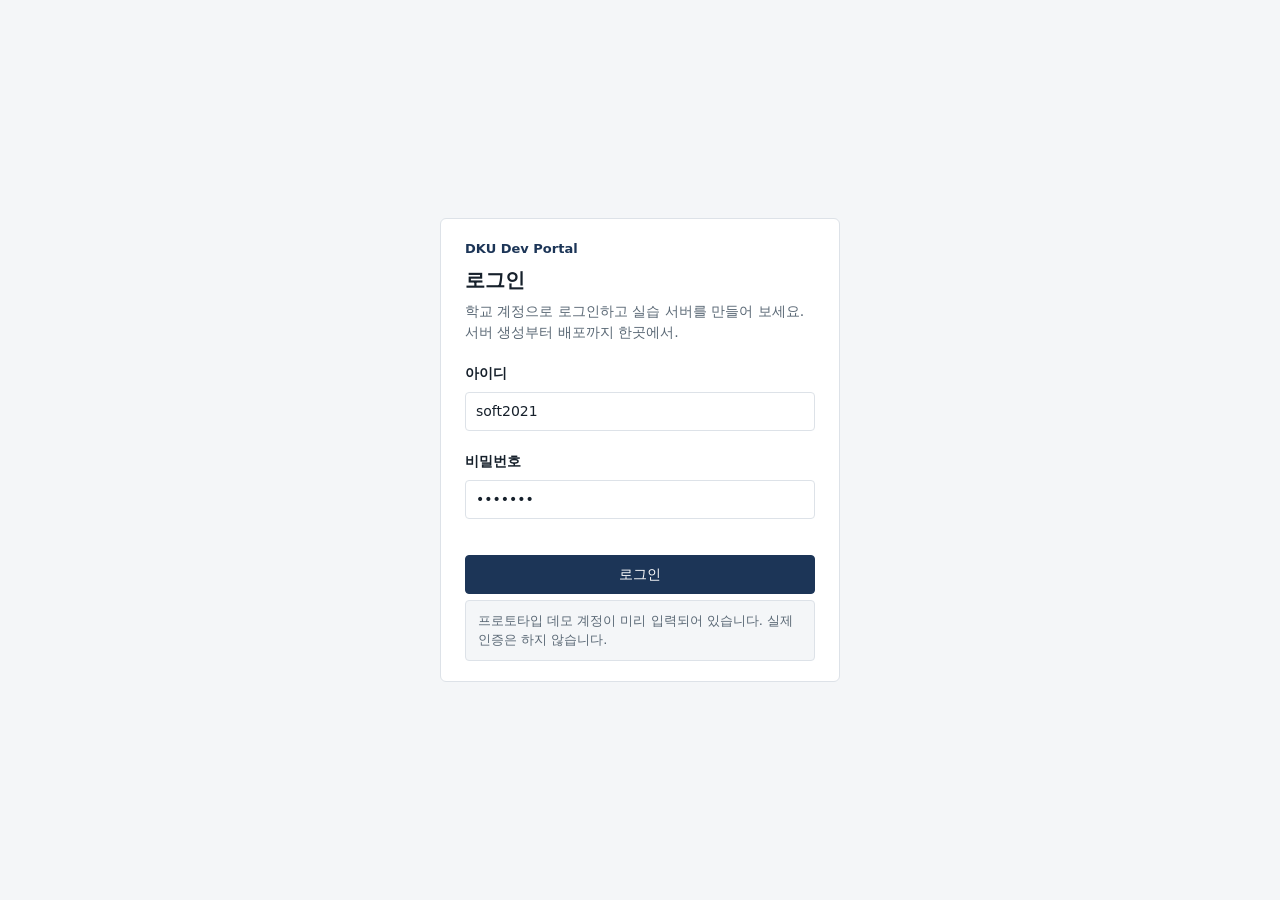
<file: index.html>
<!DOCTYPE html>
<html lang="ko">
<head>
  <meta charset="UTF-8">
  <meta name="viewport" content="width=device-width, initial-scale=1">
  <title>Home - DKU Dev Portal</title>
  <link rel="icon" href="data:,">
  <link rel="stylesheet" href="assets/styles.css">
</head>
<body data-page="home">
<div class="shell">
  <aside class="sidebar">
    <div class="sidebar__brand">DKU Dev Portal</div>
    <nav class="sidebar__nav" aria-label="주 메뉴">
      <a class="sidebar__link" data-nav="home" href="index.html">
        <svg viewBox="0 0 16 16" fill="none" stroke="currentColor" stroke-width="1.5" aria-hidden="true"><path d="M2 7.5L8 2.5l6 5M3.5 6.5V13.5h9V6.5"/></svg>
        Home
      </a>
      <a class="sidebar__link" data-nav="dashboard" href="dashboard.html">
        <svg viewBox="0 0 16 16" fill="none" stroke="currentColor" stroke-width="1.5" aria-hidden="true"><rect x="2" y="2" width="5" height="5"/><rect x="9" y="2" width="5" height="5"/><rect x="2" y="9" width="5" height="5"/><rect x="9" y="9" width="5" height="5"/></svg>
        Dashboard
      </a>
      <a class="sidebar__link" data-nav="history" href="history.html">
        <svg viewBox="0 0 16 16" fill="none" stroke="currentColor" stroke-width="1.5" aria-hidden="true"><circle cx="8" cy="8" r="6"/><path d="M8 4.5V8l2.5 1.5"/></svg>
        History
      </a>
      <a class="sidebar__link" data-nav="guided" href="survey.html">
        <svg viewBox="0 0 16 16" fill="none" stroke="currentColor" stroke-width="1.5" aria-hidden="true"><path d="M3 4h10M3 8h10M3 12h6"/></svg>
        Guided Setup
      </a>
      <a class="sidebar__link" data-nav="new" href="builder.html">
        <svg viewBox="0 0 16 16" fill="none" stroke="currentColor" stroke-width="1.5" aria-hidden="true"><path d="M8 2v12M2 8h12"/></svg>
        New Env
      </a>
      <a class="sidebar__link" data-nav="mypage" href="mypage.html">
        <svg viewBox="0 0 16 16" fill="none" stroke="currentColor" stroke-width="1.5" aria-hidden="true"><circle cx="8" cy="5.5" r="2.5"/><path d="M3 13.5c.6-2.6 2.6-4 5-4s4.4 1.4 5 4"/></svg>
        My Page
      </a>
      <a class="sidebar__link" data-nav="help" href="help.html">
        <svg viewBox="0 0 16 16" fill="none" stroke="currentColor" stroke-width="1.5" aria-hidden="true"><circle cx="8" cy="8" r="6"/><path d="M6.3 6.2c.2-1 1-1.5 1.8-1.5 1 0 1.7.6 1.7 1.4 0 1.2-1.7 1.3-1.7 2.6M8 11.2v.1"/></svg>
        Help
      </a>
    </nav>
    <div class="quota" id="quota-widget"></div>
  </aside>

  <div class="content">
    <header class="topbar"><span>서버 생성부터 배포까지 한곳에서</span><div class="topbar__user" id="topbar-user"></div></header>
    <main class="main">
      <div class="banner" id="home-banner" hidden style="margin-bottom:20px"></div>

      <section class="hero">
        <h1 id="home-hello">안녕하세요</h1>
        <p>실습에 필요한 서버를 몇 분 만에 만들 수 있습니다. 어렵지 않아요, 아래 세 단계면 됩니다.</p>
        <div class="flow" aria-label="진행 단계">
          <span class="flow__item"><span class="flow__num">1</span>고르기</span><span class="flow__arrow">&rarr;</span>
          <span class="flow__item"><span class="flow__num">2</span>확인하고 이름 정하기</span><span class="flow__arrow">&rarr;</span>
          <span class="flow__item"><span class="flow__num">3</span>접속해서 사용</span>
        </div>
      </section>

      <section class="card onboard" id="home-onboard" hidden></section>

      <div class="section-head">
        <h2>바로 시작하기</h2>
        <p>가장 흔한 세 가지입니다. 고르면 확인 화면으로 이동하고, 거기서 이름과 구성을 바꿀 수 있습니다.</p>
      </div>
      <div class="preset-grid" id="preset-list"></div>

      <div class="section-head">
        <h2>내게 맞는 구성을 찾고 싶다면</h2>
      </div>
      <div class="path-grid">
        <a class="card path-card" href="survey.html">
          <div class="path-card__title">잘 모르겠어요, 질문으로 추천받기</div>
          <div class="path-card__desc">질문 5개에 답하면 알맞은 구성을 추천합니다. 답할 때마다 서버가 만들어지는 모습을 미리 볼 수 있어요.</div>
          <div class="path-card__go">시작하기 &rarr;</div>
        </a>
        <a class="card path-card" href="builder.html">
          <div class="path-card__title">직접 설정할래요</div>
          <div class="path-card__desc">운영체제, 사양, 함께 설치할 도구, 사용 기간을 직접 고릅니다. 서버를 만들어 본 적이 있다면 이쪽이 빠릅니다.</div>
          <div class="path-card__go">직접 설정하기 &rarr;</div>
        </a>
      </div>

      <div id="home-templates" hidden>
        <div class="section-head">
          <h2>저장한 템플릿</h2>
          <p>이전에 저장해 둔 구성으로 바로 시작합니다.</p>
        </div>
        <div class="strip__list" id="home-template-list"></div>
      </div>

      <div class="section-head">
        <h2>내 서버</h2>
      </div>
      <div class="card mini" id="home-summary"></div>
      <div class="card mini tipcard" id="home-tip" hidden></div>
    </main>
  </div>
</div>

<script src="assets/catalog.js"></script>
<script src="assets/state.js"></script>
<script src="assets/app.js"></script>
</body>
</html>
</file>
<file: assets/styles.css>
:root {
  --navy-900: #0F1B2D;   /* 사이드바 배경 */
  --navy-700: #1C3557;   /* 기본 버튼, 활성 메뉴 */
  --navy-400: #4A6B99;   /* 링크, 포커스 링 */
  --grey-100: #F4F6F8;   /* 페이지 배경 */
  --grey-300: #DDE2E8;   /* 테두리 */
  --grey-600: #5A6875;   /* 보조 텍스트 */
  --ink:      #16202B;
  --ok:       #1F8A56;
  --warn:     #B45309;
  --danger:   #B32D28;
  --surface:  #FFFFFF;

  --font-sans: system-ui, -apple-system, 'Malgun Gothic', sans-serif;
  --font-mono: ui-monospace, Consolas, monospace;
}

*, *::before, *::after { box-sizing: border-box; }

html { -webkit-text-size-adjust: 100%; }

body {
  margin: 0;
  font-family: var(--font-sans);
  font-size: 14px;
  line-height: 1.5;
  color: var(--ink);
  background: var(--grey-100);
}

h1, h2, h3, p { margin: 0; }

a { color: var(--navy-400); }

.mono { font-family: var(--font-mono); }

:focus-visible {
  outline: 2px solid var(--navy-400);
  outline-offset: 2px;
}

/* ---------- 공통 레이아웃 ---------- */

.shell {
  display: grid;
  grid-template-columns: 240px 1fr;
  min-height: 100vh;
}

.sidebar {
  background: var(--navy-900);
  color: #C9D3E0;
  display: flex;
  flex-direction: column;
  padding: 20px 12px;
  position: sticky;
  top: 0;
  height: 100vh;
}

.sidebar__brand {
  padding: 4px 12px 20px;
  font-weight: 600;
  font-size: 15px;
  color: #fff;
}

.sidebar__nav {
  display: flex;
  flex-direction: column;
  gap: 2px;
}

.sidebar__link {
  display: flex;
  align-items: center;
  gap: 10px;
  padding: 8px 12px;
  border-radius: 4px;
  color: #C9D3E0;
  text-decoration: none;
  transition: background 0.15s, color 0.15s;
}

.sidebar__link:hover { background: rgba(255, 255, 255, 0.06); color: #fff; }
.sidebar__link svg { width: 16px; height: 16px; flex: none; }

.sidebar__link:focus-visible { outline-color: #fff; }

/* 현재 페이지 강조: body[data-page] 기준 */
body[data-page="home"]      .sidebar__link[data-nav="home"],
body[data-page="dashboard"] .sidebar__link[data-nav="dashboard"],
body[data-page="history"]   .sidebar__link[data-nav="history"],
body[data-page="help"]      .sidebar__link[data-nav="help"],
body[data-page="created"]   .sidebar__link[data-nav="dashboard"],
body[data-page="survey"]    .sidebar__link[data-nav="guided"],
body[data-page="result"]    .sidebar__link[data-nav="guided"],
body[data-page="builder"]   .sidebar__link[data-nav="new"],
body[data-page="error"]     .sidebar__link[data-nav="new"],
body[data-page="mypage"]    .sidebar__link[data-nav="mypage"] {
  background: var(--navy-700);
  color: #fff;
}

.quota {
  margin-top: auto;
  padding: 14px 12px;
  border: 1px solid rgba(255, 255, 255, 0.14);
  border-radius: 6px;
  font-size: 12px;
}

.quota__title { color: #fff; font-weight: 600; margin-bottom: 10px; }
.quota__row { display: flex; justify-content: space-between; gap: 8px; margin-top: 6px; }
.quota__value { font-family: var(--font-mono); color: #fff; white-space: nowrap; }
.quota__row--stack { flex-direction: column; gap: 2px; }

.quota__gauge {
  height: 6px;
  margin-top: 6px;
  background: rgba(255, 255, 255, 0.14);
  border-radius: 999px;
  overflow: hidden;
}

.quota__gauge > span {
  display: block;
  height: 100%;
  background: #7FA3D6;
  border-radius: 999px;
}

.content { min-width: 0; display: flex; flex-direction: column; }

.topbar {
  height: 52px;
  display: flex;
  align-items: center;
  justify-content: space-between;
  padding: 0 32px;
  background: var(--surface);
  border-bottom: 1px solid var(--grey-300);
  font-weight: 600;
}

.main {
  width: 100%;
  max-width: 1120px;
  padding: 28px 32px 48px;
}

.page-head { margin-bottom: 20px; }
.page-head h1 { font-size: 20px; font-weight: 600; }
.page-head p { margin-top: 4px; color: var(--grey-600); }

/* ---------- 카드 / 버튼 ---------- */

.card {
  background: var(--surface);
  border: 1px solid var(--grey-300);
  border-radius: 6px;
  padding: 20px 24px;
}

.card + .card { margin-top: 16px; }

.card__title { font-size: 15px; font-weight: 600; }
.card__step {
  display: inline-block;
  min-width: 22px;
  margin-right: 8px;
  padding: 0 6px;
  border-radius: 999px;
  background: var(--grey-100);
  border: 1px solid var(--grey-300);
  font-family: var(--font-mono);
  font-size: 12px;
  text-align: center;
  color: var(--grey-600);
}

.btn {
  display: inline-flex;
  align-items: center;
  justify-content: center;
  padding: 8px 16px;
  border: 1px solid var(--navy-700);
  border-radius: 4px;
  background: var(--navy-700);
  color: #fff;
  font: inherit;
  font-weight: 500;
  text-decoration: none;
  cursor: pointer;
  transition: background 0.15s, border-color 0.15s;
}

.btn:hover { background: var(--navy-900); border-color: var(--navy-900); }

.btn--secondary { background: var(--surface); color: var(--navy-700); border-color: var(--grey-300); }
.btn--secondary:hover { background: var(--grey-100); border-color: var(--navy-400); }

.btn[disabled], .btn[aria-disabled="true"] {
  background: var(--grey-300);
  border-color: var(--grey-300);
  color: var(--grey-600);
  cursor: not-allowed;
}

.actions { display: flex; gap: 12px; margin-top: 24px; flex-wrap: wrap; }

/* ---------- 카드형 라디오 ---------- */

.choices {
  display: grid;
  grid-template-columns: repeat(auto-fit, minmax(118px, 1fr));
  gap: 10px;
  margin: 14px 0 0;
  padding: 0;
  border: 0;
  min-width: 0;
}

.choice { position: relative; display: block; }

.choice input {
  position: absolute;
  opacity: 0;
  width: 1px;
  height: 1px;
}

.choice__body {
  display: block;
  height: 100%;
  padding: 12px 14px;
  border: 1px solid var(--grey-300);
  border-radius: 6px;
  background: var(--surface);
  cursor: pointer;
  transition: border-color 0.15s, background 0.15s;
}

.choice__body strong { display: block; font-weight: 600; }
.choice__body small { display: block; margin-top: 2px; color: var(--grey-600); font-size: 12px; }

.choice:hover .choice__body { border-color: var(--navy-400); }

.choice input:checked + .choice__body {
  border-color: var(--navy-700);
  background: #EEF2F8;
  box-shadow: inset 0 0 0 1px var(--navy-700);
}

.choice input:focus-visible + .choice__body {
  outline: 2px solid var(--navy-400);
  outline-offset: 2px;
}

/* ---------- details 안내 ---------- */

.hint { margin-top: 12px; color: var(--grey-600); }
.hint summary { cursor: pointer; color: var(--navy-400); width: fit-content; }
.hint p { margin-top: 8px; padding-left: 12px; border-left: 2px solid var(--grey-300); }

/* ---------- 폼 공통 ---------- */

fieldset.field { border: 0; padding: 0; margin: 20px 0 0; min-width: 0; }
.field { margin-top: 20px; }
.field:first-child { margin-top: 0; }
.field__label { display: block; padding: 0; font-weight: 600; margin-bottom: 8px; }
.field .choices { margin-top: 0; }

.select {
  width: 100%;
  padding: 8px 10px;
  border: 1px solid var(--grey-300);
  border-radius: 4px;
  background: var(--surface);
  color: var(--ink);
  font: inherit;
}

.choice__body .meta { font-family: var(--font-mono); }

/* ---------- builder ---------- */

.builder {
  display: grid;
  grid-template-columns: minmax(0, 1fr) 380px;
  gap: 20px;
  align-items: start;
}

.builder__side { display: flex; flex-direction: column; gap: 16px; }
.builder__side .card + .card { margin-top: 0; }
.builder__side .card__title { margin-bottom: 12px; }

.bill__row { display: flex; justify-content: space-between; gap: 12px; padding: 5px 0; }
.bill__row span:last-child { font-family: var(--font-mono); white-space: nowrap; }
.bill__row--sum { margin-top: 6px; padding-top: 10px; border-top: 1px solid var(--grey-300); font-weight: 600; }
.bill__row--mult { color: var(--grey-600); }
.bill__row--total { font-weight: 600; font-size: 16px; }
.bill__row--total span:last-child { font-size: 20px; }
.bill--blocked .bill__row--total span:last-child { color: var(--danger); }
.bill__note { margin-top: 8px; color: var(--grey-600); font-size: 12px; }

.alert {
  display: flex;
  gap: 10px;
  padding: 10px 12px;
  border: 1px solid var(--warn);
  border-radius: 4px;
  background: #FFF8F0;
}
.alert + .alert { margin-top: 8px; }
.alert--block { border-color: var(--danger); background: #FDF3F2; }
.alert__tag { flex: none; font-weight: 600; color: var(--warn); }
.alert--block .alert__tag { color: var(--danger); }
.empty { color: var(--grey-600); }

/* ---------- 중앙 카드 (result / error) ---------- */

.center-wrap { display: flex; justify-content: center; padding-top: 12px; }
.center-card { width: 100%; max-width: 560px; }
.center-card h1 { font-size: 18px; font-weight: 600; margin-top: 14px; }
.center-card > p { margin-top: 6px; color: var(--grey-600); }

.icon-circle {
  width: 44px; height: 44px;
  border-radius: 50%;
  display: grid; place-items: center;
  background: var(--ok);
}
.icon-circle--danger { background: var(--danger); }
.icon-circle svg { width: 22px; height: 22px; }

.kv { margin: 18px 0 0; }
.kv__row { display: flex; justify-content: space-between; gap: 16px; padding: 8px 0; border-bottom: 1px solid var(--grey-300); }
.kv__row dt { color: var(--grey-600); }
.kv__row dd { margin: 0; text-align: right; }
.kv__row--strong { font-weight: 600; }
.kv__row--strong dd { font-family: var(--font-mono); font-size: 16px; }
.kv__row--danger dd { color: var(--danger); }
.mono-val { font-family: var(--font-mono); }

.steps { margin: 14px 0 0; padding-left: 18px; }
.steps li + li { margin-top: 6px; }
.section-title { margin-top: 20px; font-weight: 600; }

/* ---------- dashboard ---------- */

.stats { display: grid; grid-template-columns: repeat(4, minmax(0, 1fr)); gap: 16px; margin-bottom: 16px; }
.stats .card + .card { margin-top: 0; }   /* 그리드 안에서는 카드 사이 위쪽 여백을 쓰지 않는다 */
.stat__label { color: var(--grey-600); }
.stat__num { margin-top: 4px; font-family: var(--font-mono); font-size: 24px; font-weight: 600; }
.stat__num small { white-space: nowrap; font-size: 13px; font-weight: 400; color: var(--grey-600); }

.table-wrap { overflow-x: auto; padding: 0; }
.table { width: 100%; min-width: 760px; border-collapse: collapse; }
.table th, .table td { padding: 12px 12px; text-align: left; vertical-align: top; border-bottom: 1px solid var(--grey-300); }
.table th { font-weight: 600; color: var(--grey-600); background: var(--grey-100); white-space: nowrap; }
.table tr:last-child td { border-bottom: 0; }
.table tr.row--expiring td { background: #FFF6EA; }
.table .res-name { font-weight: 500; min-width: 150px; }
.table .spec > div:first-child { white-space: nowrap; }
.table td.mono { white-space: nowrap; }
.table .res-id { font-family: var(--font-mono); font-size: 12px; color: var(--grey-600); }
.table .sub { color: var(--grey-600); font-size: 12px; }

.dot { display: inline-block; width: 8px; height: 8px; border-radius: 50%; margin-right: 6px; background: var(--grey-600); }
.dot--running { background: var(--ok); }
.dot--expiring { background: var(--warn); }
.dot--stopped { background: #9AA5B1; }
.dot--approved { background: var(--ok); }
.status { white-space: nowrap; }

.gauge { width: 96px; height: 6px; background: var(--grey-300); border-radius: 999px; overflow: hidden; }
.gauge > span { display: block; height: 100%; background: var(--navy-400); border-radius: 999px; }
.gauge--high > span { background: var(--warn); }
.gauge-label { margin-top: 4px; font-family: var(--font-mono); font-size: 12px; }

.row-actions { display: flex; flex-direction: column; gap: 8px; align-items: flex-start; min-width: 150px; }
.btn--sm { padding: 4px 10px; font-size: 13px; }
.ssh { width: 100%; }
.ssh summary { cursor: pointer; color: var(--navy-400); width: fit-content; }
.ssh__body {
  margin-top: 8px; padding: 10px 12px;
  border: 1px solid var(--grey-300); border-radius: 4px;
  background: var(--grey-100);
  font-family: var(--font-mono); font-size: 12px; overflow-wrap: anywhere;
}
.ssh__body .cmd { overflow-wrap: anywhere; }
.ssh__body div + div { margin-top: 4px; }
.ssh__body .k { color: var(--grey-600); }

dialog {
  width: min(440px, 92vw);
  padding: 20px 24px;
  border: 1px solid var(--grey-300);
  border-radius: 6px;
  color: var(--ink);
}
dialog::backdrop { background: rgba(15, 27, 45, 0.55); }
dialog h2 { font-size: 16px; font-weight: 600; }
dialog p { margin-top: 8px; color: var(--grey-600); }
dialog .actions { justify-content: flex-end; margin-top: 20px; }

/* ---------- dashboard: 생명주기 ---------- */

.banner {
  display: flex; align-items: center; justify-content: space-between; gap: 16px; flex-wrap: wrap;
  margin-bottom: 16px; padding: 12px 16px;
  border: 1px solid var(--warn); border-radius: 6px; background: #FFF8F0;
}
.banner__text { min-width: 0; }
.banner__more { color: var(--grey-600); font-size: 12px; margin-top: 2px; }

.approvals { margin-bottom: 16px; }
.approval { display: flex; align-items: center; justify-content: space-between; gap: 16px; flex-wrap: wrap; padding: 12px 16px; border: 1px solid var(--grey-300); border-radius: 6px; background: var(--surface); }
.approval + .approval { margin-top: 8px; }
.approval__title { font-weight: 600; }
.approval__sub { color: var(--grey-600); font-size: 12px; margin-top: 2px; }
.approval__actions { display: flex; gap: 8px; }

.toolbar { display: flex; align-items: center; justify-content: space-between; gap: 12px; margin-bottom: 12px; flex-wrap: wrap; }
.seg { display: inline-flex; border: 1px solid var(--grey-300); border-radius: 4px; overflow: hidden; background: var(--surface); }
.seg button { padding: 6px 14px; border: 0; background: transparent; color: var(--ink); font: inherit; cursor: pointer; transition: background 0.15s; }
.seg button + button { border-left: 1px solid var(--grey-300); }
.seg button[aria-pressed="true"] { background: var(--navy-700); color: #fff; }
.toolbar__note { color: var(--grey-600); font-size: 12px; }

.table .owner { color: var(--grey-600); font-size: 12px; }
.table td.left-strong strong { color: var(--warn); }
.table .cost-sub { color: var(--grey-600); font-size: 12px; }
.table .na { color: var(--grey-600); }

.actions-col { display: flex; flex-direction: column; gap: 8px; align-items: flex-start; min-width: 150px; max-width: 250px; }
.actions-row { display: flex; gap: 6px; flex-wrap: wrap; }
.more { width: 100%; }
.more summary { cursor: pointer; color: var(--navy-400); width: fit-content; }
.more__body { display: flex; gap: 6px; flex-wrap: wrap; margin-top: 8px; }
.no-perm { color: var(--grey-600); font-size: 12px; }

.btn--danger-fill { background: var(--danger); border-color: var(--danger); color: #fff; }
.btn--danger-fill:hover { background: #8F221E; border-color: #8F221E; }

.empty-state { text-align: center; padding: 40px 24px; }
.empty-state p { margin-bottom: 16px; color: var(--grey-600); }

.receipt-owner { margin-top: 12px; color: var(--grey-600); font-size: 13px; }
.optional { font-weight: 400; color: var(--grey-600); }

/* ---------- 프로비저닝 오버레이 ---------- */

.overlay {
  position: fixed; inset: 0; z-index: 50;
  display: grid; place-items: center;
  background: rgba(15, 27, 45, 0.72);
}
.overlay__box {
  width: min(640px, 92vw);
  padding: 20px 24px;
  border-radius: 6px;
  background: var(--surface);
}
.progress { height: 6px; margin-top: 14px; background: var(--grey-300); border-radius: 999px; overflow: hidden; }
.progress > span { display: block; width: 0; height: 100%; background: var(--navy-700); transition: width 0.15s; }
.progress__pct { margin-top: 6px; font-family: var(--font-mono); font-size: 12px; color: var(--grey-600); }
.log {
  margin-top: 10px; height: 220px; overflow: auto;
  padding: 12px; border-radius: 4px;
  background: var(--navy-900); color: #C9D3E0;
  font-family: var(--font-mono); font-size: 12px; line-height: 1.7;
}
.log .t { color: #7FA3D6; margin-right: 8px; }

/* ---------- 상단 사용자 영역 / 토스트 ---------- */

.topbar__user { display: flex; align-items: center; gap: 14px; font-weight: 400; white-space: nowrap; }
.topbar > span { white-space: nowrap; }
.topbar__user a { text-decoration: none; }
.topbar__user a:hover { text-decoration: underline; }

.toast {
  position: fixed; left: 50%; bottom: 28px; z-index: 60;
  transform: translateX(-50%);
  max-width: 90vw;
  padding: 10px 18px;
  border-radius: 6px;
  background: var(--navy-900);
  color: #fff;
}

/* ---------- 로그인 ---------- */

.login-wrap { min-height: 100vh; display: grid; place-items: center; padding: 24px; }
.login-card { width: 100%; max-width: 400px; }
.login-brand { font-size: 13px; font-weight: 600; color: var(--navy-700); }
.login-card h1 { margin-top: 6px; font-size: 20px; font-weight: 600; }
.login-card > p { margin-top: 6px; color: var(--grey-600); }
.login-card form { margin-top: 20px; }
.input {
  width: 100%;
  padding: 8px 10px;
  border: 1px solid var(--grey-300);
  border-radius: 4px;
  background: var(--surface);
  color: var(--ink);
  font: inherit;
}
.form-error { min-height: 20px; margin-top: 10px; color: var(--danger); }
.login-card .btn { width: 100%; margin-top: 6px; }
.login-hint { margin-top: 16px; padding: 10px 12px; border: 1px solid var(--grey-300); border-radius: 4px; background: var(--grey-100); color: var(--grey-600); font-size: 13px; }

/* ---------- 설문: 비용 패널 ---------- */

.survey-layout { display: grid; grid-template-columns: minmax(0, 1fr) 320px; gap: 20px; align-items: start; }
.rail { position: sticky; top: 16px; }
.rail .card__title { margin-bottom: 4px; }
.rail__note { color: var(--grey-600); font-size: 12px; margin-bottom: 10px; }
.rail .alert { margin-top: 12px; }
.assumed { color: var(--grey-600); font-size: 12px; margin-top: -2px; padding-bottom: 4px; }

.choice__body .cost { margin-top: 6px; font-family: var(--font-mono); font-size: 12px; color: var(--navy-700); }
.choice__body .cost--over { color: var(--danger); }

.meter { height: 8px; margin-top: 14px; background: var(--grey-300); border-radius: 999px; overflow: hidden; }
.meter > span { display: block; height: 100%; background: var(--navy-400); border-radius: 999px; transition: width 0.15s; }
.meter--over > span { background: var(--danger); }
.meter--warn > span { background: var(--warn); }
.meter-label { display: flex; justify-content: space-between; margin-top: 12px; font-size: 13px; }
.meter-label span:last-child { font-family: var(--font-mono); }
.rail__sub { margin-top: 8px; color: var(--grey-600); font-size: 13px; }

.strip { margin-bottom: 16px; }
.strip__title { font-weight: 600; margin-bottom: 8px; }
.strip__list { display: flex; flex-wrap: wrap; gap: 8px; }
.strip__list .btn { font-weight: 400; }

/* ---------- 아키텍처 프리뷰 ---------- */

.vm { border: 1px solid var(--grey-300); border-radius: 8px; background: var(--surface); overflow: hidden; }
.vm__head { display: flex; align-items: center; gap: 12px; padding: 12px 14px; background: var(--grey-100); border-bottom: 1px solid var(--grey-300); }
.vm__logo { flex: none; width: 38px; height: 38px; display: grid; place-items: center; border: 1px solid var(--grey-300); border-radius: 8px; background: #fff; }
.vm__logo img { width: 24px; height: 24px; object-fit: contain; }
.vm__meta { min-width: 0; flex: 1; }
.vm__os { font-weight: 600; line-height: 1.3; }
.vm__slug { font-family: var(--font-mono); font-size: 11px; color: var(--grey-600); }
.vm__chips { display: flex; flex-direction: column; gap: 4px; align-items: flex-end; }
.chip { padding: 1px 8px; border: 1px solid var(--grey-300); border-radius: 999px; background: #fff; font-family: var(--font-mono); font-size: 11px; white-space: nowrap; }
.vm__body { padding: 14px; }
.vm__label { margin-bottom: 8px; color: var(--grey-600); font-size: 12px; }
.vm__addons { display: grid; grid-template-columns: repeat(auto-fill, minmax(136px, 1fr)); gap: 10px; }
.vm__empty { padding: 14px; border: 1px dashed var(--grey-300); border-radius: 6px; color: var(--grey-600); text-align: center; }
.sw { display: flex; align-items: center; gap: 10px; padding: 10px 12px; border: 1px solid var(--grey-300); border-radius: 6px; background: #fff; }
.sw.is-new { animation: sw-in 0.2s ease-out; }
.sw__logo { flex: none; min-width: 28px; max-width: 64px; height: 28px; display: grid; place-items: center; }
.sw__logo img { height: 28px; width: auto; max-width: 64px; object-fit: contain; }
.sw__name { font-weight: 600; line-height: 1.25; }
.sw__sub { font-family: var(--font-mono); font-size: 11px; color: var(--grey-600); }
.mono-badge { width: 100%; height: 100%; display: grid; place-items: center; border-radius: 6px; background: var(--navy-700); color: #fff; font-size: 12px; font-weight: 600; }
.vm__ram { margin-top: 14px; padding-top: 12px; border-top: 1px solid var(--grey-300); }
.vm__ram .meter { margin-top: 6px; }
.vm__ram-note { margin-top: 6px; font-size: 12px; color: var(--grey-600); }
.vm__ram--over .vm__ram-note { color: var(--danger); }
@keyframes sw-in { from { opacity: 0; transform: translateY(4px); } to { opacity: 1; transform: none; } }

/* ---------- My Page ---------- */

.grid-2 { display: grid; grid-template-columns: repeat(2, minmax(0, 1fr)); gap: 16px; }
.grid-2 .card + .card { margin-top: 0; }
.grid-2 + .card { margin-top: 16px; }
.card__title + .kv { margin-top: 10px; }
.tpl-list { margin-top: 12px; }
.tpl { display: flex; align-items: center; justify-content: space-between; gap: 16px; padding: 12px 0; border-top: 1px solid var(--grey-300); flex-wrap: wrap; }
.tpl:first-child { border-top: 0; }
.tpl__name { font-weight: 600; }
.tpl__sub { color: var(--grey-600); font-size: 12px; }
.tpl__sub .over { color: var(--danger); }
.tpl__actions { display: flex; gap: 8px; flex-wrap: wrap; }
.btn--danger { background: var(--surface); color: var(--danger); border-color: var(--grey-300); }
.btn--danger:hover { background: #FDF3F2; border-color: var(--danger); }
.danger-zone { margin-top: 16px; display: flex; gap: 12px; flex-wrap: wrap; }

/* ---------- 사양 변경 모달 ---------- */

.choices--compact { grid-template-columns: repeat(3, minmax(0, 1fr)); margin-top: 14px; }
.diff { margin-top: 14px; padding: 12px 14px; border: 1px solid var(--grey-300); border-radius: 6px; background: var(--grey-100); }
.diff .kv__row { padding: 5px 0; border-bottom: 0; }
.diff__result { margin-top: 6px; padding-top: 8px; border-top: 1px solid var(--grey-300); font-weight: 600; }
.diff__result--save { color: var(--ok); }
.diff__result--pay { color: var(--warn); }
dialog .alert { margin-top: 10px; }
dialog input.input { margin-top: 12px; }
dialog { width: min(480px, 92vw); }

/* ---------- 홈 ---------- */

.hero h1 { font-size: 22px; font-weight: 600; }
.hero p { margin-top: 6px; color: var(--grey-600); font-size: 15px; }
.flow { display: flex; align-items: center; gap: 10px; flex-wrap: wrap; margin-top: 16px; }
.flow__item { display: flex; align-items: center; gap: 8px; }
.flow__num { width: 24px; height: 24px; display: grid; place-items: center; border-radius: 50%; background: var(--navy-700); color: #fff; font-size: 12px; font-weight: 600; }
.flow__arrow { color: var(--grey-600); }

.section-head { margin: 28px 0 12px; }
.section-head h2 { font-size: 15px; font-weight: 600; }
.section-head p { margin-top: 2px; color: var(--grey-600); }

.preset-grid { display: grid; grid-template-columns: repeat(3, minmax(0, 1fr)); gap: 16px; }
.preset { display: flex; flex-direction: column; gap: 10px; }
.preset + .preset { margin-top: 0; }
.preset__logos { display: flex; align-items: center; gap: 8px; height: 28px; }
.preset__logos img { height: 26px; width: auto; max-width: 56px; object-fit: contain; }
.preset__name { font-size: 16px; font-weight: 600; }
.preset__desc { color: var(--grey-600); min-height: 40px; }
.preset__chips { display: flex; gap: 6px; flex-wrap: wrap; }
.preset__cost { font-family: var(--font-mono); font-size: 13px; }
.preset__cost .over { color: var(--danger); }
.preset .btn { margin-top: auto; }

.path-grid { display: grid; grid-template-columns: repeat(2, minmax(0, 1fr)); gap: 16px; }
.path-card { display: block; text-decoration: none; color: var(--ink); transition: border-color 0.15s; }
.path-card + .path-card { margin-top: 0; }
.path-card:hover { border-color: var(--navy-400); }
.path-card:focus-visible { outline: 2px solid var(--navy-400); outline-offset: 2px; }
.path-card__title { font-size: 15px; font-weight: 600; }
.path-card__desc { margin-top: 4px; color: var(--grey-600); }
.path-card__go { margin-top: 12px; color: var(--navy-400); font-weight: 500; }

.mini { display: flex; gap: 12px; flex-wrap: wrap; align-items: center; justify-content: space-between; }
.mini + .mini { margin-top: 8px; }

/* ---------- 설문: 한 번에 한 질문 ---------- */

.stepper { margin-bottom: 12px; }
.stepper__label { display: flex; justify-content: space-between; font-size: 13px; color: var(--grey-600); }
.stepper .meter { margin-top: 6px; }
.step .card__title { font-size: 17px; }
.step .choices { margin-top: 16px; }
.step .choice__body { padding: 14px 16px; }
.choice__logo { display: block; height: 28px; margin-bottom: 8px; }
.choice__logo img { height: 28px; width: auto; max-width: 64px; object-fit: contain; }
.choice__logo .mono-badge { width: 28px; }
.survey-actions { display: flex; gap: 12px; margin-top: 16px; align-items: center; flex-wrap: wrap; }
.survey-actions .spacer { flex: 1; }
.rail .vm { margin-top: 12px; }
.rail__cost { margin-top: 14px; padding-top: 12px; border-top: 1px solid var(--grey-300); }
.vm--empty { border-style: dashed; }
.vm__logo--ph { border-style: dashed; background: transparent; }
.chip--ph { color: var(--grey-600); border-style: dashed; }
.vm__empty--ph { color: var(--grey-600); }
.vm__foot { margin-top: 12px; padding-top: 10px; border-top: 1px solid var(--grey-300); display: flex; align-items: center; gap: 8px; color: var(--grey-600); font-size: 13px; }
.pv-new { animation: sw-in 0.25s ease-out; }

/* ---------- 생성 완료 안내 ---------- */

.done { max-width: 720px; }
.done__head { display: flex; gap: 16px; align-items: center; }
.done__head h1 { margin-top: 0; }
.done__head p { margin-top: 2px; color: var(--grey-600); }
.done .chips { display: flex; flex-wrap: wrap; gap: 6px; margin-top: 16px; }
.done__facts { margin-top: 12px; color: var(--grey-600); font-size: 13px; }
.howto { margin-top: 8px; }
.howto__title { margin-top: 24px; font-size: 15px; font-weight: 600; }
.howto__item { display: flex; gap: 14px; padding: 16px 0; border-top: 1px solid var(--grey-300); }
.howto__item:first-of-type { margin-top: 10px; }
.howto__body { min-width: 0; flex: 1; }
.howto__body strong { display: block; }
.howto__body p { margin-top: 4px; color: var(--grey-600); }
.cmdbox { display: flex; align-items: center; gap: 10px; margin-top: 10px; padding: 8px 8px 8px 12px; border: 1px solid var(--grey-300); border-radius: 4px; background: var(--grey-100); }
.cmdbox code { flex: 1; min-width: 0; overflow-wrap: anywhere; font-family: var(--font-mono); font-size: 13px; }
.done .hint { margin-top: 8px; }
.done .hint ul { margin: 8px 0 0; padding-left: 18px; }
.done .hint li + li { margin-top: 4px; }
.done .cmdbox + .cmdbox { margin-top: 6px; }

/* ---------- 사용 내역 / 내 정보 수정 ---------- */

.table th.num, .table td.num { text-align: right; }
.table td.num { font-family: var(--font-mono); white-space: nowrap; }
.change--minus { color: var(--danger); }
.change--plus { color: var(--ok); }
.table .when { color: var(--grey-600); white-space: nowrap; }
.card__head { display: flex; align-items: center; justify-content: space-between; gap: 12px; }
.card__head + .kv, .card__head + #profile { margin-top: 6px; }
.profile-form { margin-top: 10px; }
.profile-form .field { margin-top: 12px; }
.profile-form .field:first-child { margin-top: 0; }
.profile-form .field__label { font-weight: 500; margin-bottom: 4px; }
.profile-form .actions { margin-top: 16px; }
.kv__row--muted dd { color: var(--grey-600); }

/* ---------- v1.1: 검색 / 태그 / 팀원 / 휴지통 ---------- */

.toolbar__tools { display: flex; gap: 8px; align-items: center; flex-wrap: wrap; }
.input--search { width: 220px; }
.select--inline { width: auto; }
.tagbar { margin-bottom: 10px; display: flex; gap: 8px; align-items: center; }
.tags { display: flex; flex-wrap: wrap; gap: 4px; margin-top: 4px; }
.tag { padding: 0 8px; border: 1px solid var(--grey-300); border-radius: 999px; background: var(--grey-100); color: var(--grey-600); font: inherit; font-size: 12px; line-height: 20px; cursor: pointer; transition: background 0.15s, border-color 0.15s; }
.tag:hover { border-color: var(--navy-400); }
.tag--on { background: var(--navy-700); border-color: var(--navy-700); color: #fff; }
.badge-team { display: inline-block; margin-left: 4px; padding: 0 6px; border-radius: 999px; background: #EEF2F8; border: 1px solid var(--grey-300); color: var(--navy-700); font-family: var(--font-mono); font-size: 11px; cursor: default; }
.dot--restarting { background: #9AA5B1; animation: dot-blink 1s ease-in-out infinite; }
@keyframes dot-blink { 50% { opacity: 0.25; } }
.ssh__body .pw { margin-top: 6px; padding-top: 6px; border-top: 1px dashed var(--grey-300); }
.ssh__body .pw-note { color: var(--warn); }

.trash { margin-top: 16px; }
.trash summary { cursor: pointer; font-weight: 600; }
.trash__row { display: flex; align-items: center; justify-content: space-between; gap: 12px; flex-wrap: wrap; padding: 10px 0; border-top: 1px solid var(--grey-300); }
.trash__row:first-child { margin-top: 10px; }
.trash__meta { color: var(--grey-600); font-size: 12px; }
.trash__actions { display: flex; gap: 6px; }
.trash__left { font-family: var(--font-mono); font-size: 13px; }

dialog.dialog--wide { width: min(600px, 94vw); }
.td-section { margin-top: 16px; }
.td-h { font-weight: 600; margin-bottom: 6px; }
.muted-p { color: var(--grey-600); margin: 0 0 8px; }
.member-row { display: flex; align-items: center; gap: 10px; padding: 8px 0; border-top: 1px solid var(--grey-300); flex-wrap: wrap; }
.member-row:first-child { border-top: 0; }
.member-row__who { flex: 1; min-width: 140px; }
.member-row__no { color: var(--grey-600); font-family: var(--font-mono); font-size: 12px; margin-left: 6px; }
.td-add { display: flex; gap: 8px; flex-wrap: wrap; }
.td-add .input { flex: 1; min-width: 180px; }
.td-add select#td-transfer { flex: 1; }
.td-results { margin-top: 8px; display: flex; flex-direction: column; gap: 4px; }
.td-result { display: flex; justify-content: space-between; gap: 8px; width: 100%; padding: 8px 10px; border: 1px solid var(--grey-300); border-radius: 4px; background: var(--surface); text-align: left; font: inherit; cursor: pointer; }
.td-result:hover:not([disabled]) { border-color: var(--navy-400); }
.td-result.is-picked { border-color: var(--navy-700); background: #EEF2F8; box-shadow: inset 0 0 0 1px var(--navy-700); }
.td-result[disabled] { color: var(--grey-600); background: var(--grey-100); cursor: not-allowed; }
.tag-checks { display: flex; gap: 14px; flex-wrap: wrap; margin: 12px 0; }
.tag-check { display: inline-flex; gap: 6px; align-items: center; cursor: pointer; }

/* ---------- 알림 설정 / 메일 미리보기 ---------- */

.notif { display: flex; flex-direction: column; gap: 8px; margin-top: 4px; }
.check { display: inline-flex; align-items: center; gap: 8px; cursor: pointer; width: fit-content; }
.notif__channel { margin: 10px 0 0; padding: 10px 0 0; border: 0; border-top: 1px solid var(--grey-300); display: flex; flex-direction: column; gap: 8px; }
.notif__channel legend { padding: 0; font-weight: 600; margin-bottom: 4px; }
.notif__note { margin-top: 12px; color: var(--warn); font-size: 13px; }
.mail { margin-top: 14px; border: 1px solid var(--grey-300); border-radius: 6px; background: var(--surface); overflow: hidden; }
.mail__head { padding: 12px 16px; background: var(--grey-100); border-bottom: 1px solid var(--grey-300); }
.mail__head dl { margin: 0; display: grid; grid-template-columns: 70px 1fr; gap: 4px 8px; }
.mail__head dt { color: var(--grey-600); }
.mail__head dd { margin: 0; }
.mail__body { padding: 16px; }
.mail__body p { margin: 0 0 10px; }
.mail__facts { margin: 10px 0 12px; padding: 10px 14px; border: 1px solid var(--grey-300); border-radius: 4px; background: var(--grey-100); }
.mail__facts div { display: flex; gap: 12px; }
.mail__facts span:first-child { width: 70px; color: var(--grey-600); }
.mail__btn { display: inline-block; margin-top: 6px; padding: 8px 16px; border-radius: 4px; background: var(--navy-700); color: #fff; text-decoration: none; }
.mail__flag { padding: 8px 16px; background: #FFF8F0; border-bottom: 1px solid var(--grey-300); color: var(--warn); font-size: 13px; }

/* ---------- 도움말 ---------- */

.faq details { border-top: 1px solid var(--grey-300); padding: 10px 0; }
.faq details:first-child { border-top: 0; }
.faq summary { cursor: pointer; font-weight: 600; }
.faq__a { margin-top: 8px; color: var(--grey-600); }
.faq__a p { margin: 0 0 6px; }
.faq__a ul { margin: 4px 0 0; padding-left: 18px; }
.policy h3 { font-size: 14px; font-weight: 600; margin: 18px 0 6px; }
.policy h3:first-child { margin-top: 0; }
.policy .table th, .policy .table td { padding: 8px 12px; }
.policy .table { min-width: 0; }
.policy .yes { color: var(--ok); font-weight: 600; }
.policy .no { color: var(--grey-600); }
.contact { display: grid; grid-template-columns: 90px 1fr; gap: 6px 12px; margin: 0; }
.contact dt { color: var(--grey-600); }
.contact dd { margin: 0; }

/* ---------- 반응형 ---------- */

@media (max-width: 900px) {
  .shell { grid-template-columns: 200px 1fr; }
  .main { padding: 20px 20px 40px; }
  .topbar { padding: 0 20px; }
  .topbar__user > span:not(.topbar__credit) { display: none; }
  .builder { grid-template-columns: minmax(0, 1fr) 320px; }
}

@media (max-width: 1100px) {
  .builder { grid-template-columns: minmax(0, 1fr) 320px; }
}

@media (max-width: 1000px) {
  .builder, .survey-layout, .grid-2, .preset-grid, .path-grid { grid-template-columns: minmax(0, 1fr); }
  .rail { position: static; }
  .stats { grid-template-columns: repeat(2, minmax(0, 1fr)); }
}

@media (prefers-reduced-motion: reduce) {
  * { transition: none !important; animation: none !important; }
}

/* ---------- v1.2: 도구 다중 선택, 상세 패널 ---------- */

.mw { border: 0; margin: 12px 0 0; padding: 0; min-width: 0; }
.mw__group + .mw__group { margin-top: 14px; }
.mw__h { font-size: 12px; font-weight: 600; color: var(--grey-600); margin-bottom: 6px; }
.mw .choices { margin-top: 0; grid-template-columns: repeat(auto-fill, minmax(150px, 1fr)); }
.mw-sum { margin: 12px 0 0; min-height: 20px; font-size: 13px; color: var(--navy-700); font-weight: 600; }

.res-link { display: block; padding: 0; border: 0; background: none; font: inherit; font-weight: 600; color: var(--navy-700); text-align: left; cursor: pointer; }
.res-link:hover { text-decoration: underline; }
.res-link:focus-visible { outline: 2px solid var(--navy-400); outline-offset: 2px; }

.drawer__scrim { position: fixed; inset: 0; background: rgba(15, 27, 45, 0.35); z-index: 40; }
.drawer { position: fixed; top: 0; right: 0; bottom: 0; width: min(440px, 100vw); background: var(--surface); border-left: 1px solid var(--grey-300); box-shadow: -8px 0 24px rgba(15, 27, 45, 0.15); overflow-y: auto; z-index: 41; }
.drawer[hidden], .drawer__scrim[hidden] { display: none; }
.drawer__head { position: sticky; top: 0; display: flex; justify-content: space-between; gap: 12px; align-items: flex-start; padding: 16px 20px; background: var(--surface); border-bottom: 1px solid var(--grey-300); z-index: 1; }
.drawer__name { font-size: 16px; font-weight: 600; }
.drawer__body { padding: 4px 20px 24px; }
.dsec { padding: 16px 0; border-bottom: 1px solid var(--grey-200, var(--grey-300)); }
.dsec:last-child { border-bottom: 0; }
.dsec__h { font-size: 12px; font-weight: 600; color: var(--grey-600); margin: 0 0 8px; }
.dmem__row { display: flex; justify-content: space-between; gap: 12px; align-items: flex-start; padding: 6px 0; }
.dmem__desc { font-size: 12px; color: var(--grey-600); }
.dhist__row { display: grid; grid-template-columns: 48px 1fr auto; gap: 8px; padding: 4px 0; font-size: 13px; }
.dlink { display: inline-block; margin-top: 8px; font-size: 13px; }
.drawer__actions { display: flex; flex-wrap: wrap; gap: 8px; }
.muted { color: var(--grey-600); }

.table tr.row--click { cursor: pointer; }
.table tr.row--click:hover td { background: var(--grey-100); }

/* ---------- v1.3: 대시보드 표, 상태 배지, 요약 띠 ---------- */

.pill { display: inline-block; padding: 2px 10px; border-radius: 999px; font-size: 12px; font-weight: 600; white-space: nowrap; }
.pill--running { background: #E5F3EA; color: #1F6B3A; }
.pill--stopped { background: #E9EDF1; color: #52606D; }
.pill--restarting { background: #E9EDF1; color: #52606D; animation: dot-blink 1s ease-in-out infinite; }
.pill--expiring { background: #FDEBD3; color: #9A4A00; }
.pill--approved { background: #E5F3EA; color: #1F6B3A; }

.left--danger { color: var(--danger); font-weight: 700; }
.left--warn { color: var(--warn); font-weight: 600; }

.summary-strip { display: flex; flex-wrap: wrap; gap: 6px 22px; align-items: baseline; margin: 0 0 16px; padding: 10px 16px; border: 1px solid var(--grey-300); border-radius: 8px; background: var(--surface); color: var(--grey-600); }
.summary-strip b { color: var(--navy-900); font-family: var(--font-mono); font-size: 16px; margin-right: 2px; }
.summary-strip__end { margin-left: auto; }
.summary-strip small { display: none; }

.table th, .table td { padding: 15px 14px; }
.table td { font-size: 14px; }
.table .res-link { font-size: 15px; }
.table .actions-row { flex-wrap: nowrap; }

/* ---------- v1.3: 홈, 상단바 ---------- */

.preset { position: relative; }
.preset--rec { border-color: var(--navy-700); box-shadow: 0 0 0 1px var(--navy-700), 0 6px 18px rgba(15, 27, 45, 0.10); }
.preset__badge { position: absolute; top: -10px; left: 16px; padding: 2px 10px; border-radius: 999px; background: var(--navy-700); color: #fff; font-size: 12px; font-weight: 600; }
.topbar__credit { padding: 3px 10px; border: 1px solid var(--grey-300); border-radius: 999px; background: var(--grey-100); font-weight: 400; color: var(--grey-600); }
.topbar__credit b { font-family: var(--font-mono); color: var(--navy-900); font-weight: 600; }

/* ---------- v1.3: 상세 패널 (작업 바 + 탭) ---------- */

.drawer__sub { display: flex; align-items: center; gap: 8px; margin-top: 4px; }
.drawer__actions { padding: 12px 20px; border-bottom: 1px solid var(--grey-300); background: var(--grey-100); }
.tabs { display: flex; gap: 2px; padding: 0 20px; border-bottom: 1px solid var(--grey-300); position: sticky; top: 71px; background: var(--surface); z-index: 1; }
.tabs__tab { padding: 10px 14px; border: 0; border-bottom: 2px solid transparent; background: none; font: inherit; color: var(--grey-600); cursor: pointer; }
.tabs__tab:hover { color: var(--navy-900); }
.tabs__tab[aria-selected="true"] { color: var(--navy-700); border-bottom-color: var(--navy-700); font-weight: 600; }
.tabs__tab:focus-visible { outline: 2px solid var(--navy-400); outline-offset: -2px; }

/* ---------- v1.3: 설문 도구 칩, 모바일 요약 바 ---------- */

.mw-chips { display: flex; flex-wrap: wrap; gap: 6px; margin-top: 12px; min-height: 0; }
.mw-chip { display: inline-flex; align-items: center; gap: 6px; padding: 3px 6px 3px 10px; border: 1px solid var(--navy-700); border-radius: 999px; background: #EEF2F8; color: var(--navy-700); font: inherit; font-size: 13px; cursor: pointer; }
.mw-chip:hover { background: #E2E9F3; }
.mw .choice__body { padding: 10px 12px; }
.mw .choice__logo { margin-bottom: 4px; }
.mbar { display: none; }
@media (max-width: 1000px) {
  .mbar { display: flex; justify-content: space-between; align-items: center; gap: 12px; position: fixed; left: 0; right: 0; bottom: 0; z-index: 30; padding: 10px 16px; background: var(--navy-900); color: #fff; border: 0; font: inherit; text-align: left; cursor: pointer; }
  .mbar[hidden] { display: none; }
  .mbar b { font-family: var(--font-mono); }
  .main { padding-bottom: 72px; }
}
.table .actions-row .btn { white-space: nowrap; }
.table th:last-child, .table td:last-child { white-space: nowrap; }

/* ---------- v1.4: 모니터링, 자동 중지, 디스크 ---------- */

.mon { margin-top: 14px; }
.mon-head { display: flex; justify-content: space-between; align-items: center; gap: 12px; }
.mon__head { display: flex; justify-content: space-between; align-items: baseline; font-size: 13px; color: var(--grey-600); margin-bottom: 4px; }
.mon__now { font-family: var(--font-mono); font-size: 18px; font-weight: 600; color: var(--navy-900); }
.mon__now--high { color: var(--danger); }
.mon__foot { font-size: 12px; color: var(--grey-600); margin-top: 2px; }
.chart { width: 100%; height: 108px; display: block; }
.chart__grid { stroke: var(--grey-300); stroke-width: 1; stroke-dasharray: 3 3; vector-effect: non-scaling-stroke; }
.chart__area { fill: rgba(74, 107, 153, 0.14); }
.chart__line { fill: none; stroke: var(--navy-400); stroke-width: 2; stroke-linejoin: round; vector-effect: non-scaling-stroke; }
.chart__label { font-size: 9px; fill: var(--grey-600); }
.seg--sm button { padding: 3px 10px; font-size: 12px; }
.tip { margin-top: 14px; padding: 10px 12px; border: 1px solid var(--grey-300); border-radius: 6px; background: var(--grey-100); font-size: 13px; }
.tip--warn { border-color: #E5B98A; background: #FFF6EA; }
.tip .btn { margin-top: 8px; }
.meter--warn > span { background: var(--warn); }
.sched { margin-top: 4px; font-size: 12px; color: var(--grey-600); }
.sch-grid { display: grid; grid-template-columns: 90px 1fr; gap: 10px 12px; align-items: center; margin-top: 14px; }
.sch-grid .field__label { margin: 0; }
.sch-now { font-size: 14px; }
dialog .diff { margin-top: 14px; }

/* ---------- v1.5: 알림 센터, 안내 배너, 체크리스트, 이름 변경 등 ---------- */

.link-btn { padding: 0; border: 0; background: none; font: inherit; font-size: 13px; color: var(--navy-400); text-decoration: underline; cursor: pointer; }
.link-btn:hover { color: var(--navy-900); }
a.link-btn { display: inline-block; }

.topbar__user { position: relative; }
.bell { position: relative; display: inline-grid; place-items: center; width: 32px; height: 32px; padding: 0; border: 1px solid var(--grey-300); border-radius: 50%; background: var(--surface); color: var(--navy-700); cursor: pointer; }
.bell:hover { background: var(--grey-100); }
.bell__badge { position: absolute; top: -5px; right: -5px; min-width: 16px; height: 16px; padding: 0 4px; border-radius: 999px; background: var(--danger); color: #fff; font-size: 10px; font-weight: 700; line-height: 16px; text-align: center; }
.bell__badge[hidden] { display: none; }
.notif-pop { position: absolute; top: 42px; right: 0; z-index: 50; width: min(360px, 92vw); max-height: 70vh; overflow-y: auto; background: var(--surface); border: 1px solid var(--grey-300); border-radius: 8px; box-shadow: 0 10px 28px rgba(15, 27, 45, 0.18); white-space: normal; font-weight: 400; }
.notif-pop[hidden] { display: none; }
.notif-pop__head { display: flex; justify-content: space-between; align-items: center; padding: 12px 16px; border-bottom: 1px solid var(--grey-300); }
.notif-pop__foot { display: block; padding: 10px 16px; border-top: 1px solid var(--grey-300); font-size: 13px; text-align: center; }
.notif-item { display: block; padding: 12px 16px; border-bottom: 1px solid var(--grey-300); text-decoration: none; color: inherit; border-left: 3px solid transparent; }
.notif-item:hover { background: var(--grey-100); text-decoration: none; }
.notif-item.is-unread { background: #F5F8FC; }
.notif-item--warn { border-left-color: var(--warn); }
.notif-item--info { border-left-color: var(--navy-400); }
.notif-item--tip { border-left-color: var(--ok); }
.notif-item__title { display: block; font-weight: 600; }
.notif-item__text { display: block; margin-top: 2px; font-size: 13px; color: var(--grey-600); }
.notif-empty { margin: 0; padding: 24px 16px; text-align: center; color: var(--grey-600); }

.banner--tip { border-color: var(--navy-400); background: #F3F7FC; }
.banner__btns { display: flex; gap: 8px; }

.sched-btn { display: block; margin-top: 4px; padding: 0; border: 0; background: none; font: inherit; font-size: 12px; color: var(--grey-600); text-align: left; cursor: pointer; }
.sched-btn:hover { color: var(--navy-700); text-decoration: underline; }
.sched-btn--add { color: var(--navy-400); }
.dsec--sched { background: #F7F9FC; margin: 0 -20px; padding: 16px 20px; border-left: 3px solid var(--navy-400); }

.onboard { margin-top: 16px; }
.onboard__head { display: flex; justify-content: space-between; align-items: center; gap: 12px; }
.onboard__list { list-style: none; margin: 10px 0 0; padding: 0; }
.onboard__item { display: flex; align-items: center; gap: 12px; padding: 8px 0; border-top: 1px solid var(--grey-300); }
.onboard__mark { flex: none; display: inline-grid; place-items: center; width: 22px; height: 22px; border: 1.5px solid var(--grey-300); border-radius: 50%; font-size: 13px; color: #fff; }
.onboard__item.is-done .onboard__mark { background: var(--ok); border-color: var(--ok); }
.onboard__item.is-done .onboard__label { color: var(--grey-600); text-decoration: line-through; }
.onboard__label { flex: 1; }

.tipcard { border-color: var(--navy-400); background: #F3F7FC; }
.sched-offer { display: flex; flex-wrap: wrap; align-items: center; justify-content: space-between; gap: 12px; margin: 16px 0 4px; padding: 12px 16px; border: 1px solid var(--navy-400); border-radius: 6px; background: #F3F7FC; }
.sched-offer__btns { display: flex; gap: 8px; }
.sched-offer[hidden] { display: none; }

.empty-presets { display: flex; gap: 10px; justify-content: center; flex-wrap: wrap; margin-bottom: 16px; }
.empty-preset { padding: 12px 18px; border: 1px solid var(--grey-300); border-radius: 6px; background: var(--surface); font: inherit; text-align: left; cursor: pointer; }
.empty-preset:hover { border-color: var(--navy-700); }
.empty-preset strong, .empty-preset small { display: block; }
.empty-preset small { margin-top: 2px; color: var(--grey-600); font-size: 12px; }
.drawer__sub .link-btn { margin-left: auto; }
@media (max-width: 700px) {
  .topbar > span { display: none; }
  .topbar { justify-content: flex-end; }
  .topbar__user { gap: 10px; }
}

/* ---------- v1.6: 배포 (시뮬레이션) ---------- */

.pill--dep-run { background: #E2EBF7; color: #1C3557; animation: dot-blink 1s ease-in-out infinite; }
.pill--dep-fail { background: #FBE4E2; color: #8F221E; }
.pill--sim { background: var(--grey-100); color: var(--grey-600); border: 1px solid var(--grey-300); font-weight: 400; }
.badge-row { margin-top: 4px; }

.repo { padding: 12px 14px; border: 1px solid var(--grey-300); border-radius: 6px; background: var(--grey-100); }
.repo--empty { border-style: dashed; }
.repo__url { font-family: var(--font-mono); font-weight: 600; word-break: break-all; }
.repo__meta { margin-top: 2px; font-size: 12px; color: var(--grey-600); }
.repo__btns { display: flex; gap: 8px; margin-top: 12px; }
.depcur { margin-top: 14px; font-size: 13px; }
.depcur .muted { margin-right: 6px; }

.deps { border: 1px solid var(--grey-300); border-radius: 6px; overflow: hidden; }
.dep + .dep { border-top: 1px solid var(--grey-300); }
.dep__row { display: flex; align-items: center; gap: 8px; padding-right: 10px; }
.dep__main { flex: 1; display: block; min-width: 0; padding: 10px 12px; border: 0; background: none; font: inherit; text-align: left; cursor: pointer; }
.dep__main:hover { background: var(--grey-100); }
.dep__title { display: flex; align-items: center; gap: 8px; flex-wrap: wrap; }
.dep__msg { display: block; margin-top: 2px; font-size: 13px; }
.dep__meta { display: block; margin-top: 2px; font-size: 12px; }
.dep.is-open { background: #FAFBFD; }
.deplog { margin: 0; padding: 10px 14px; background: var(--navy-900); color: #DDE6F2; font-family: var(--font-mono); font-size: 12px; line-height: 1.6; white-space: pre-wrap; overflow-x: auto; }
.deplog__bad { color: #FF9C94; }
.deplog__dim { color: #8FA3BD; }
.preset__deploy { font-size: 12px; color: var(--navy-700); }
.repo-fields { display: grid; grid-template-columns: 1fr 140px; gap: 10px; }
.demo-block + .demo-block { margin-top: 18px; padding-top: 18px; border-top: 1px solid var(--grey-300); }
.field-error { color: var(--danger); font-weight: 600; }

/* ---------- v1.7: 위생 점수, 골든 패스, 프로젝트 카탈로그 ---------- */

.score { display: inline-block; padding: 0 8px; border-radius: 999px; font-family: var(--font-mono); font-size: 11px; font-weight: 600; vertical-align: 1px; }
.score--4 { background: #E5F3EA; color: #1F6B3A; }
.score--3 { background: #E2EBF7; color: #1C3557; }
.score--2 { background: #FDEBD3; color: #9A4A00; }
.score--1, .score--0 { background: #FBE4E2; color: #8F221E; }
.proj-chip { display: inline-block; margin-top: 4px; padding: 0 8px; border: 1px solid var(--grey-300); border-radius: 4px; font-size: 12px; color: var(--grey-600); }

.hyg { list-style: none; margin: 12px 0 0; padding: 0; }
.hyg__item { display: flex; align-items: center; gap: 10px; padding: 8px 0; border-top: 1px solid var(--grey-300); }
.hyg__mark { flex: none; display: inline-grid; place-items: center; width: 20px; height: 20px; border: 1.5px solid var(--grey-300); border-radius: 50%; font-size: 12px; color: #fff; }
.hyg__item.is-ok .hyg__mark { background: var(--ok); border-color: var(--ok); }
.hyg__body { flex: 1; min-width: 0; }
.hyg__hint { font-size: 12px; color: var(--grey-600); }

.gp { margin-top: 2px; font-size: 13px; }
.gp summary { cursor: pointer; color: var(--navy-400); width: fit-content; }
.gp__list { margin: 8px 0 0; padding: 10px 12px; border: 1px solid var(--grey-300); border-radius: 6px; background: var(--grey-100); }
.gp__row { display: flex; gap: 10px; padding: 3px 0; }
.gp__row dt { flex: none; width: 64px; color: var(--grey-600); }
.gp__row dd { margin: 0; }
.gp__h { margin: 8px 0 2px; padding-top: 8px; border-top: 1px solid var(--grey-300); font-weight: 600; }
.preset__use { font-size: 13px; }
.preset__use .muted { display: block; font-size: 12px; }

.proj-list { display: grid; grid-template-columns: repeat(auto-fill, minmax(min(360px, 100%), 1fr)); gap: 16px; }
.proj-list[hidden] { display: none; }
.proj-list .card + .card { margin-top: 0; }
.proj__name { font-size: 16px; font-weight: 600; margin: 0; }
.proj__meta { margin-top: 2px; font-size: 13px; color: var(--grey-600); }
.proj__people { margin-top: 12px; display: flex; flex-wrap: wrap; align-items: center; gap: 6px; font-size: 13px; }
.proj__people .muted { margin-right: 4px; }
.proj__servers { margin-top: 12px; border-top: 1px solid var(--grey-300); }
.proj__srv { display: grid; grid-template-columns: minmax(0, 1fr) auto; align-items: start; gap: 6px 12px; padding: 12px 0; border-bottom: 1px solid var(--grey-300); }
.proj__main { display: block; min-width: 0; word-break: keep-all; padding: 0; border: 0; background: none; font: inherit; text-align: left; cursor: pointer; overflow-wrap: anywhere; }
.proj__main:hover strong { text-decoration: underline; }
.proj__main .res-id { display: inline; margin-left: 4px; white-space: nowrap; }
.proj__extend { white-space: nowrap; }
.proj__info { grid-column: 1 / -1; display: flex; align-items: center; gap: 8px; flex-wrap: wrap; }
.proj__left { font-size: 12px; color: var(--grey-600); }
.proj__left.left--danger, .proj__left.left--warn { font-weight: 600; }

/* ---------- v1.8: 대시보드 도구줄 정리 (범위 탭, 검색, 보기 옵션) ---------- */

.toolbar--scope { border-bottom: 1px solid var(--grey-300); margin-bottom: 14px; align-items: flex-end; }
.scope { display: flex; gap: 24px; }
.scope button { padding: 10px 2px; border: 0; border-bottom: 2px solid transparent; margin-bottom: -1px; background: none; font: inherit; font-size: 15px; color: var(--grey-600); cursor: pointer; }
.scope button:hover { color: var(--navy-900); }
.scope button[aria-pressed="true"] { color: var(--navy-900); border-bottom-color: var(--navy-700); font-weight: 600; }
.scope button:focus-visible { outline: 2px solid var(--navy-400); outline-offset: 2px; }
.toolbar--scope .toolbar__tools { padding-bottom: 8px; }

.search { position: relative; }
.search .input--search { width: 260px; padding-right: 32px; }
.search__key { position: absolute; right: 10px; top: 50%; transform: translateY(-50%); padding: 0 6px; border: 1px solid var(--grey-300); border-radius: 4px; background: var(--grey-100); font-family: var(--font-mono); font-size: 11px; color: var(--grey-600); pointer-events: none; }
.search:focus-within .search__key { display: none; }

.opt { position: relative; }
.opt__count { display: inline-block; min-width: 18px; margin-left: 4px; padding: 0 5px; border-radius: 999px; background: var(--navy-700); color: #fff; font-size: 11px; font-weight: 600; text-align: center; }
.opt__count[hidden] { display: none; }
.opt-pop { position: absolute; right: 0; top: 44px; z-index: 20; width: 300px; padding: 6px 16px; background: var(--surface); border: 1px solid var(--grey-300); border-radius: 8px; box-shadow: 0 10px 28px rgba(15, 27, 45, 0.16); }
.opt-pop[hidden] { display: none; }
.opt-pop__row { display: flex; justify-content: space-between; align-items: center; gap: 12px; padding: 10px 0; }
.opt-pop__row + .opt-pop__row { border-top: 1px solid var(--grey-300); }
.scope-note { margin: 0 0 12px; color: var(--grey-600); font-size: 12px; }
.scope-note[hidden] { display: none; }

/* hidden 속성이 붙은 요소는 항상 숨긴다 (display를 지정한 클래스가 덮어쓰지 못하게) */
[hidden] { display: none !important; }
</file>
